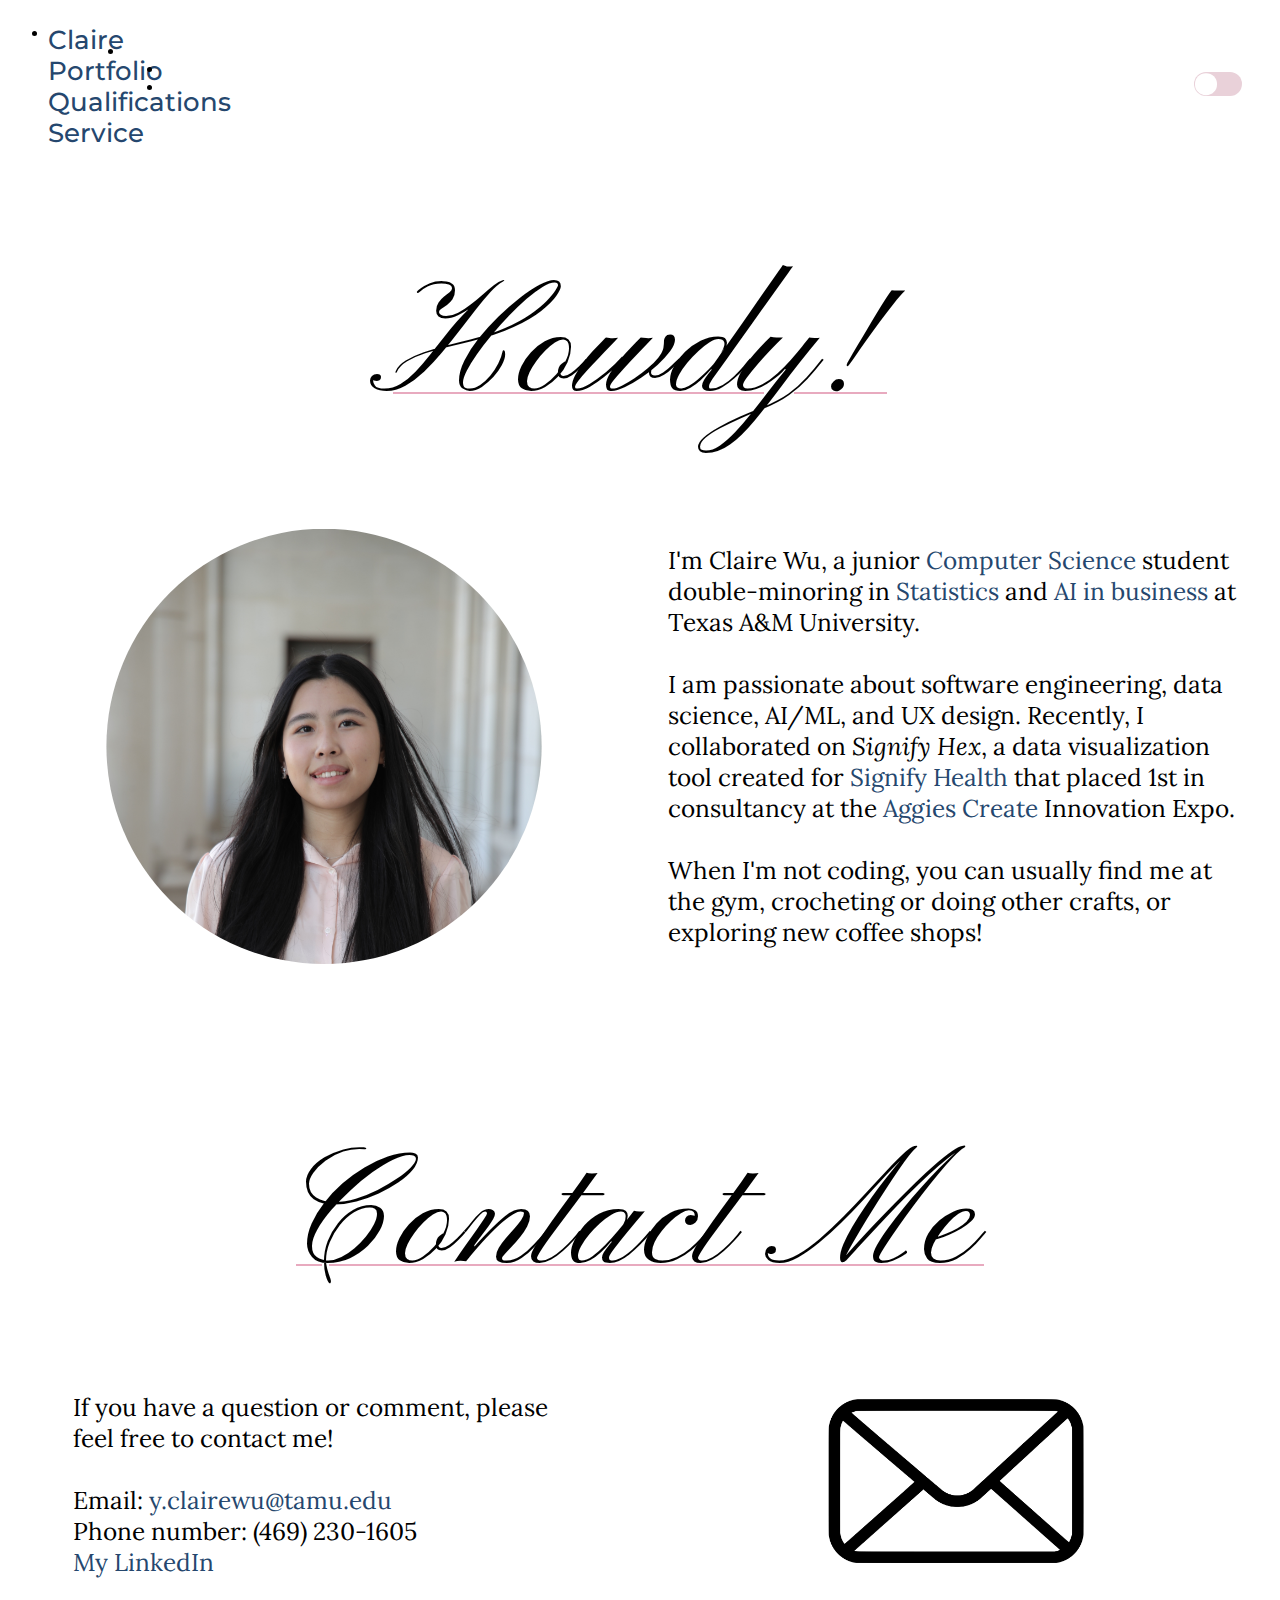
<file: index.html>
<!DOCTYPE html>
<html lang="en">
  <head>
    <meta charset="UTF-8">
    <meta name="viewport" content="width=device-width, initial-scale=1.0">
    
    <!-- link html code to css -->
    <script>
        // get saved theme before the page renders
        (function() {
        let savedTheme = localStorage.getItem('theme') || 'css/styles1.css';
        document.write('<link id="theme" rel="stylesheet" href="' + savedTheme + '">');
        })();
    </script>

    <!-- heading/body font embed code (style1) -->
    <link rel="preconnect" href="https://fonts.googleapis.com">
    <link rel="preconnect" href="https://fonts.gstatic.com" crossorigin>
    <link href="https://fonts.googleapis.com/css2?family=Kapakana:wght@300..400&family=Lora:ital,wght@0,400..700;1,400..700&family=Montserrat:ital,wght@0,100..900;1,100..900&display=swap" rel="stylesheet">
    
    <!-- heading/body font embed code (style2) -->
    <link rel="preconnect" href="https://fonts.googleapis.com">
    <link rel="preconnect" href="https://fonts.gstatic.com" crossorigin>
    <link href="https://fonts.googleapis.com/css2?family=Inter:ital,opsz,wght@0,14..32,100..900;1,14..32,100..900&display=swap" rel="stylesheet">
    
    <!-- favicon -->
    <link rel="apple-touch-icon" sizes="180x180" href="favicon_io/apple-touch-icon.png">
    <link rel="icon" type="image/png" sizes="32x32" href="favicon_io/favicon-32x32.png">
    <link rel="icon" type="image/png" sizes="16x16" href="favicon_io/favicon-16x16.png">
    <link rel="manifest" href="favicon_io/site.webmanifest">
    
    <title>Claire Wu</title>
  </head>

  <body>
    <!-- nav bar -->
    <div class="top">
      <ul class="nav-bar">
        <li><a class="nav-bar-text" href="index.html">Claire</a></li>
        <li><a class="nav-bar-text" href="portfolio.html">Portfolio</a></li>
        <li><a class="nav-bar-text" href="qualifications.html">Qualifications</a></li>
        <li><a class="nav-bar-text" href="service.html">Service</a></li>
      </ul>

      <!-- change theme button -->
      <div class="change-theme"> 
        <input type="checkbox" id="toggle" class="checkbox" onclick="changeTheme()"/>
        <label for="toggle" class="switch"></label>
        <script src="js/switch.js"></script>
      </div>
    </div>


    <div class="howdy-container">
      <h1 class="typing-effect heading-text" id="howdy-text">Howdy!</h1>
    </div>
    
    <div class="intro-container">
      <div class="headshot-container">
        <img class="headshot" src="assets/my-headshot.jpg" alt="Claire Wu headshot">
      </div>

      <div class="intro-text-container">
        <p class="body-text">
          I'm Claire Wu, a junior 
          <a class="body-text" href="https://engineering.tamu.edu/cse/index.html">Computer Science</a> 
          student double-minoring in
          <a class="body-text" href="https://artsci.tamu.edu/statistics/academics/undergraduate/minor.html">Statistics</a> 
          and <a class="body-text" href="https://mays.tamu.edu/ai/ai-minor/">AI in business</a> 
          at Texas A&M University.

          <!-- line breaks -->
          <br>
          <br>
          
          I am passionate about software engineering, data science, 
          AI/ML, and UX design. Recently, I collaborated on
          <i>Signify Hex</i>, a data visualization tool 
          created for
          <a href="https://www.signifyhealth.com/">Signify Health</a>
          that placed 1st in consultancy at the 
          <a href="https://www.aggiescreate.com/">Aggies Create</a> 
          Innovation Expo. 
          
          <!-- line breaks -->
          <br>
          <br>

          When I'm not coding, 
          you can usually find me at the gym, 
          crocheting or doing other crafts, or exploring new 
          coffee shops!          
        </p>

      </div>
    </div>

    
    <h1 class="reveal-box heading-text" id="contact-text">Contact Me</h1>
    
    <div class="reveal-box contact-container">
      <div class="contact-text-container">
        <p class="contact-text body-text">
          If you have a question or comment, please feel free to contact me!
          <br>
          <br>

          Email: 
          <a class="body-text" href="mailto:y.clairewu@tamu.edu">y.clairewu@tamu.edu</a>
          <br>

          Phone number:
          (469) 230-1605
          <br>

          <a class="body-text" href="https://www.linkedin.com/in/y-clairewu/">My LinkedIn</a>
        </p>
      </div>

      <div class="contact-img-container">
        <img src="assets/email-icon.png" alt="mail icon">
      </div>
    </div>

    <script src="js/scroll.js"></script>

  </body>
</html>
</file>
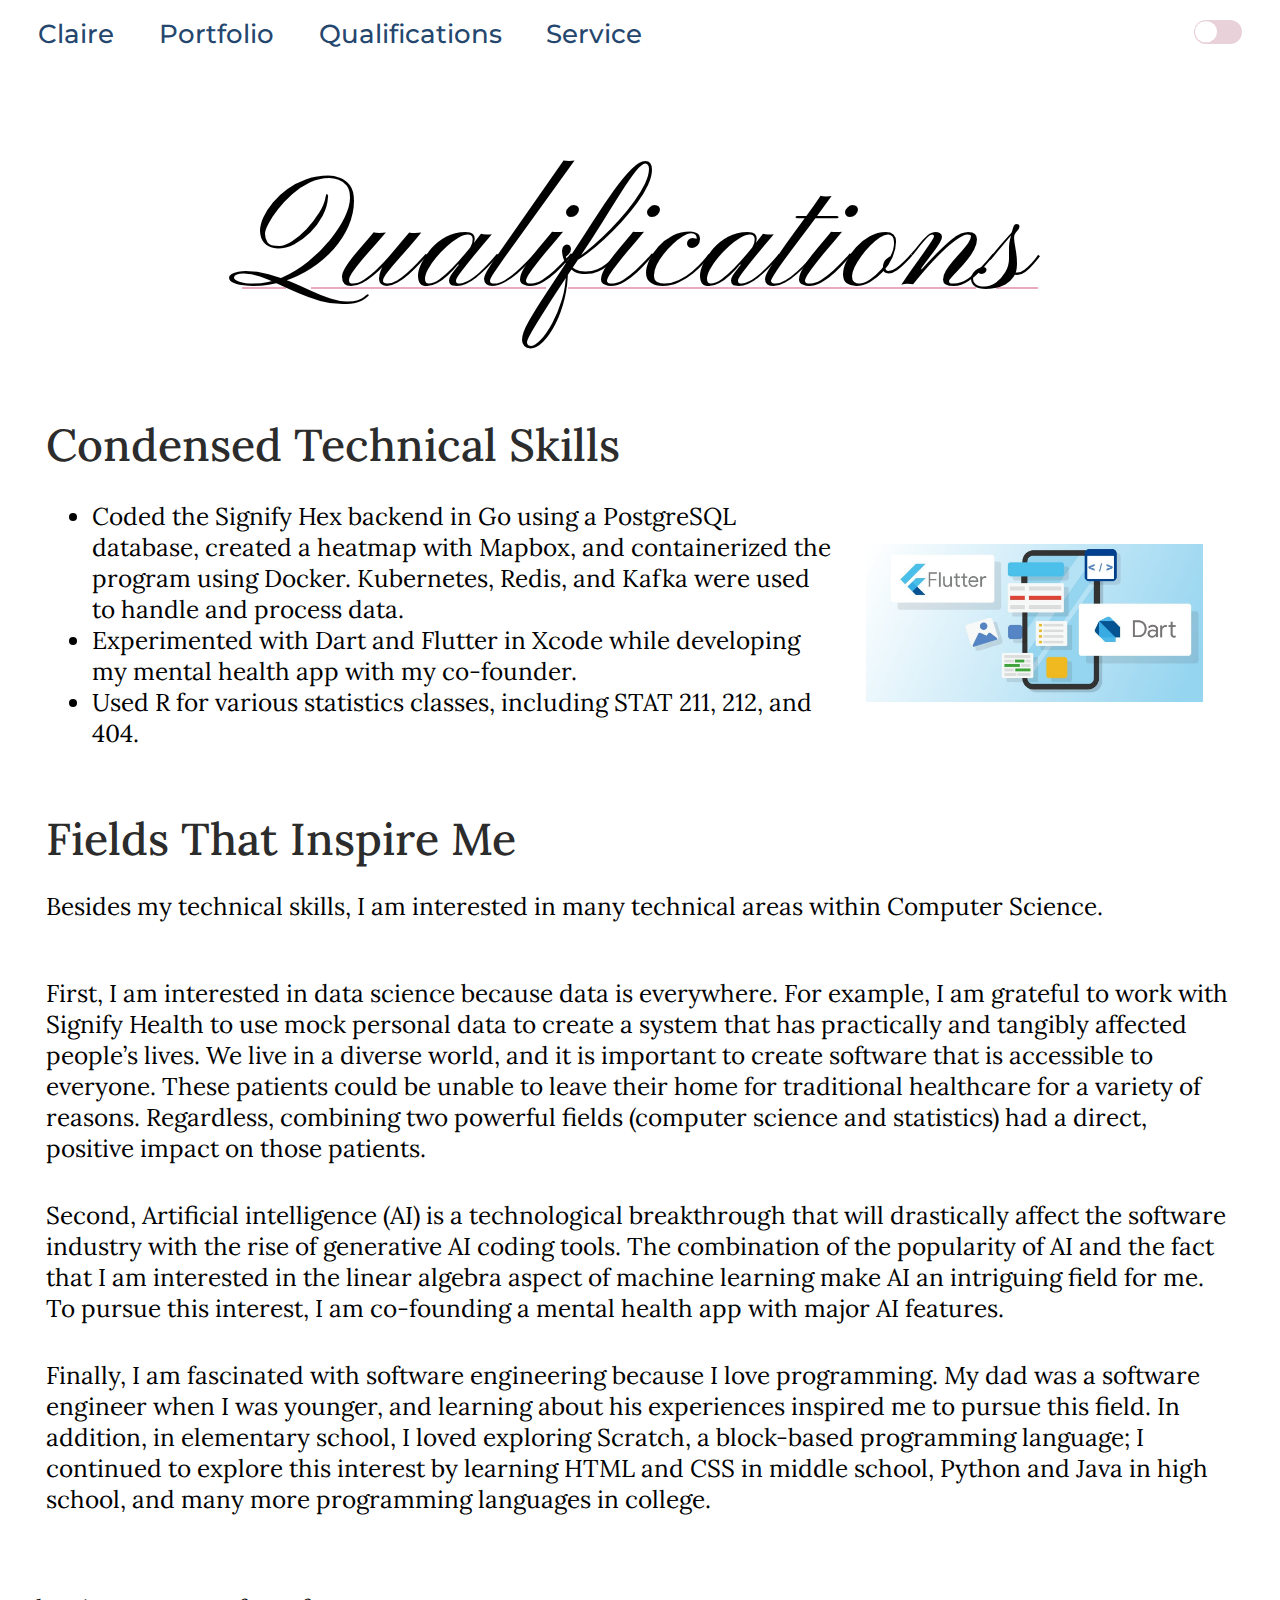
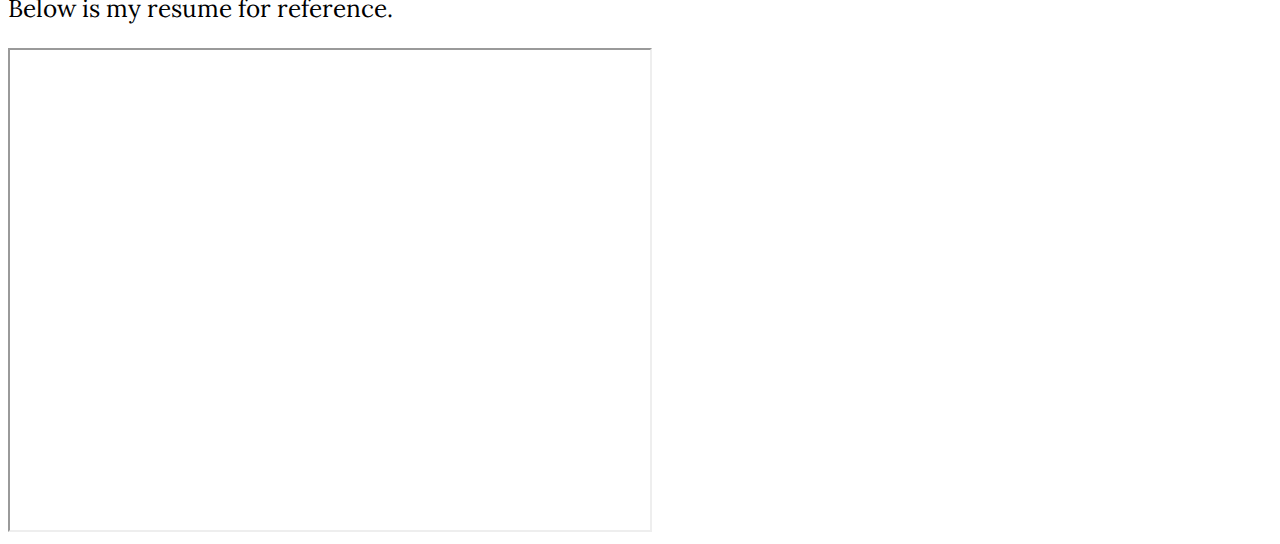
<file: qualifications.html>
<!DOCTYPE html>
<html lang="en">
<head>
    <meta charset="UTF-8">
    <meta name="viewport" content="width=device-width, initial-scale=1.0">
    
    <!-- link html code to css -->
    <script>
        // get saved theme before the page renders
        (function() {
        let savedTheme = localStorage.getItem('theme') || 'css/styles1.css';
        document.write('<link id="theme" rel="stylesheet" href="' + savedTheme + '">');
        })();
    </script>

    <!-- heading/body font embed code (style1) -->
    <link rel="preconnect" href="https://fonts.googleapis.com">
    <link rel="preconnect" href="https://fonts.gstatic.com" crossorigin>
    <link href="https://fonts.googleapis.com/css2?family=Kapakana:wght@300..400&family=Lora:ital,wght@0,400..700;1,400..700&family=Montserrat:ital,wght@0,100..900;1,100..900&display=swap" rel="stylesheet">
    
    <!-- heading/body font embed code (style2) -->
    <link rel="preconnect" href="https://fonts.googleapis.com">
    <link rel="preconnect" href="https://fonts.gstatic.com" crossorigin>
    <link href="https://fonts.googleapis.com/css2?family=Inter:ital,opsz,wght@0,14..32,100..900;1,14..32,100..900&display=swap" rel="stylesheet">

    <!-- favicon -->
    <link rel="apple-touch-icon" sizes="180x180" href="favicon_io/apple-touch-icon.png">
    <link rel="icon" type="image/png" sizes="32x32" href="favicon_io/favicon-32x32.png">
    <link rel="icon" type="image/png" sizes="16x16" href="favicon_io/favicon-16x16.png">
    <link rel="manifest" href="favicon_io/site.webmanifest">

    <title>Claire Wu</title>
</head>
<body>
    <button id="open-sidebar-button" onclick="openSidebar()" aria-label="open sidebar" aria-expanded="false" aria-controls="navbar">
      <img src="assets/hamburger-menu-icon.svg">
    </button>

    <!-- nav bar -->
    <div class="top">
      <nav id="nav-bar">
        <ul class="nav-ul">
          <li><button id="close-sidebar-button" onclick="closeSidebar()" aria-label="close sidebar"><img src="assets/close-icon.svg"></button></li>
          <li><a class="nav-bar-text" aria-current="page" href="index.html">Claire</a></li>
          <li><a class="nav-bar-text" href="portfolio.html">Portfolio</a></li>
          <li><a class="nav-bar-text" href="qualifications.html">Qualifications</a></li>
          <li><a class="nav-bar-text" href="service.html">Service</a></li>
        </ul>
      </nav>

      <div id="overlay" onclick="closeSidebar()" aria-hidden="true"></div>

      <!-- change theme button -->
      <div class="change-theme"> 
        <input type="checkbox" id="toggle" class="checkbox" onclick="changeTheme()"/>
        <label for="toggle" class="switch"></label>
        <script src="js/switch.js"></script>
      </div>
    </div>
    

    <h1 class="qualifications-text heading-text">Qualifications</h1>

    <h3 class="qualifications-subheadings subheadings">Condensed Technical Skills</h3>

    <div class="technical-skills-container">
        <div class="technical-skills-text-container">
            <ul>
                <li class="body-text">Coded the Signify Hex backend in Go using a PostgreSQL database, created a heatmap with Mapbox, and containerized the program using Docker. Kubernetes, Redis, and Kafka were used to handle and process data.</li>
                <li class="body-text">Experimented with Dart and Flutter in Xcode while developing my mental health app with my co-founder.</li>
                <li class="body-text">Used R for various statistics classes, including STAT 211, 212, and 404.</li>
            </ul>
        </div>


        <div class="technical-skills-img-container">
            <img class="technical-skills-img" src="assets/technical-skills.jpg" alt="Image showing Flutter, Dart, and other app development icons">
        </div>
    </div> 

    <h3 class="reveal-box areas-subheading subheadings">Fields That Inspire Me</h3>
    <div class="areas-text-container areas-text">
      <p class="reveal-box topic-sentence body-text">
        Besides my technical skills, I am interested in many technical areas 
        within Computer Science. 
        <br>
        <br>
        
        <div class="first-interest body-text">
          First, I am interested in data science 
          because data is everywhere. For example, I am grateful to 
          work with Signify Health to use mock personal 
          data to create a system that has practically and tangibly affected 
          people’s lives. We live in a diverse world, and it is important 
          to create software that is accessible to everyone. These patients 
          could be unable to leave 
          their home for traditional healthcare for a variety of reasons. 
          Regardless, combining two powerful fields (computer science and 
          statistics) had a direct, positive impact on those patients. 
        </div>

        <br>
        <br>
        
        <div class="second-interest body-text">
          Second, 
          Artificial intelligence (AI) is a technological breakthrough that 
          will drastically affect the software industry with the rise of 
          generative AI coding tools. The combination of the popularity of 
          AI and the fact that I am interested in the linear algebra aspect 
          of machine learning make AI an intriguing field for me. To pursue 
          this interest, I am co-founding a mental health app with major 
          AI features. 
        </div>

        <br>
        <br>
        
        <div class="third-interest body-text">
          Finally, I am fascinated with software 
          engineering because I love programming. My dad was a software 
          engineer when I was younger, and learning about his experiences 
          inspired me to pursue this field. In addition, in elementary school, 
          I loved exploring Scratch, a block-based programming language; I 
          continued to explore this interest by learning HTML and CSS in 
          middle school, Python and Java in high school, and many more 
          programming languages in college.
        </div>
      </p>
    </div>

    <p class="reveal-box body-text">Below is my resume for reference.</p>
    <iframe class="reveal-box" src="assets/Claire Wu Resume.pdf" width="640" height="480" allow="autoplay"></iframe>

    <script src="js/scroll.js"></script>
    <script src="js/sidebar.js"></script>
</body>
</html>
</file>
